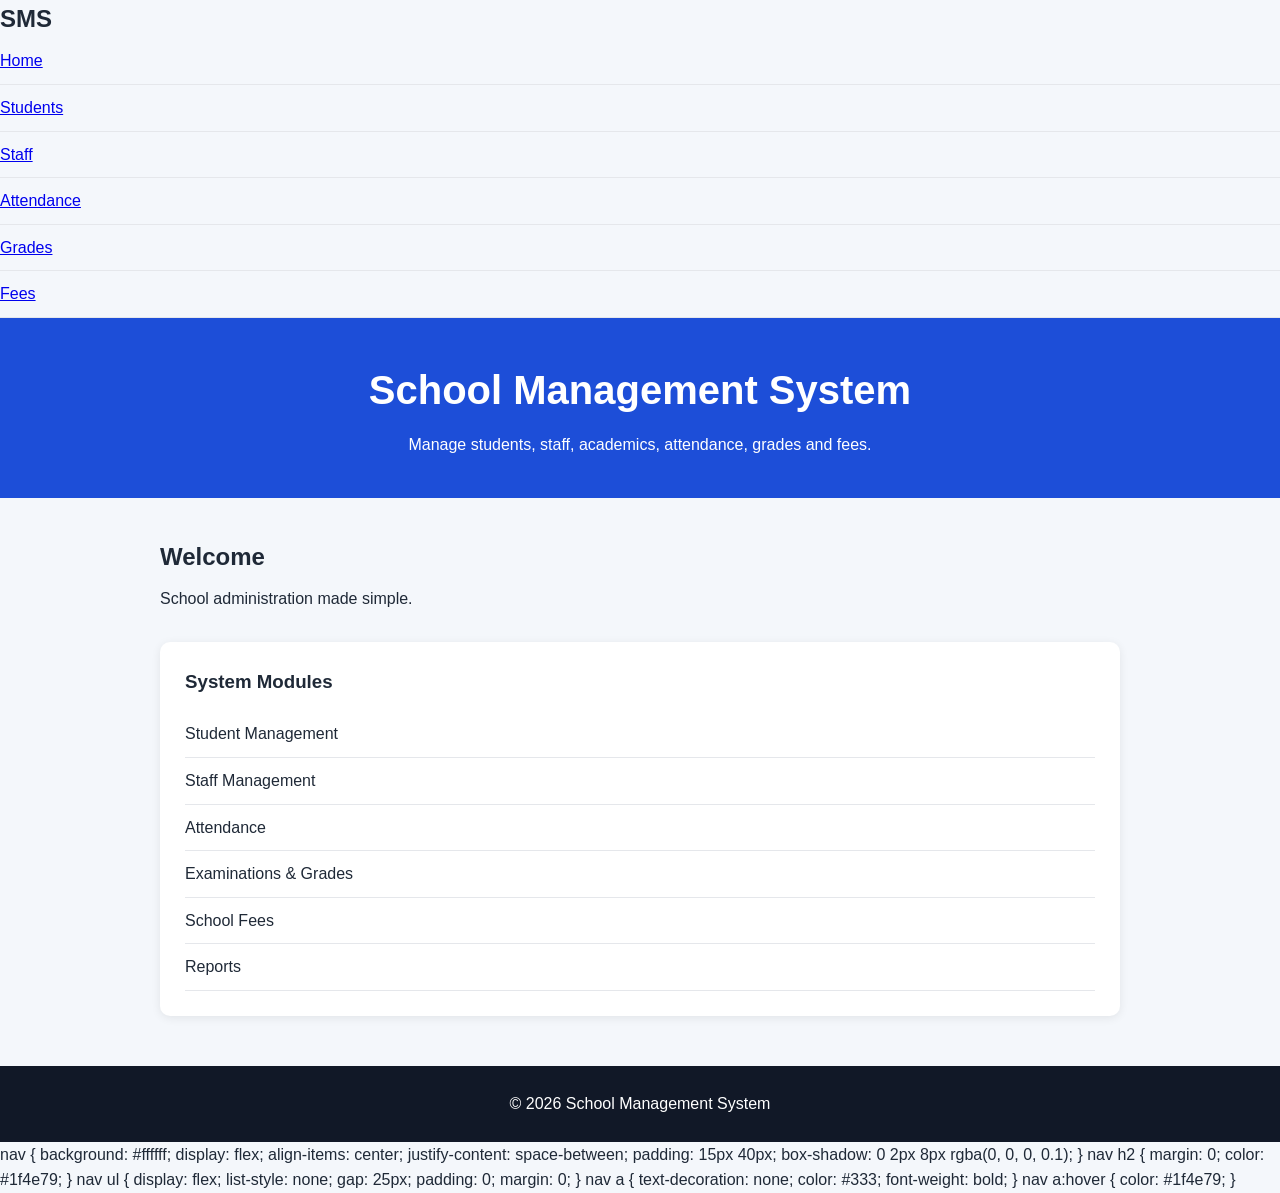
<file: frontend/index.html>
<!DOCTYPE html>
<html lang="en">
<head>
    <meta charset="UTF-8">
    <meta name="viewport" content="width=device-width, initial-scale=1.0">
    <title>School Management System</title>
    <link rel="stylesheet" href="style.css">
</head>
<body>
    <nav>
    <h2>SMS</h2>

    <ul>
        <li><a href="index.html">Home</a></li>
        <li><a href="#">Students</a></li>
        <li><a href="#">Staff</a></li>
        <li><a href="#">Attendance</a></li>
        <li><a href="#">Grades</a></li>
        <li><a href="#">Fees</a></li>
    </ul>
</nav>

    <header>
        <h1>School Management System</h1>
        <p>Manage students, staff, academics, attendance, grades and fees.</p>
    </header>

    <main>
        <h2>Welcome</h2>
        <p>School administration made simple.</p>

        <section>
            <h3>System Modules</h3>
            <ul>
                <li>Student Management</li>
                <li>Staff Management</li>
                <li>Attendance</li>
                <li>Examinations & Grades</li>
                <li>School Fees</li>
                <li>Reports</li>
            </ul>
        </section>
    </main>

    <footer>
        <p>&copy; 2026 School Management System</p>
    </footer>

</body>
</html>
nav {
    background: #ffffff;
    display: flex;
    align-items: center;
    justify-content: space-between;
    padding: 15px 40px;
    box-shadow: 0 2px 8px rgba(0, 0, 0, 0.1);
}

nav h2 {
    margin: 0;
    color: #1f4e79;
}

nav ul {
    display: flex;
    list-style: none;
    gap: 25px;
    padding: 0;
    margin: 0;
}

nav a {
    text-decoration: none;
    color: #333;
    font-weight: bold;
}

nav a:hover {
    color: #1f4e79;
}
</file>
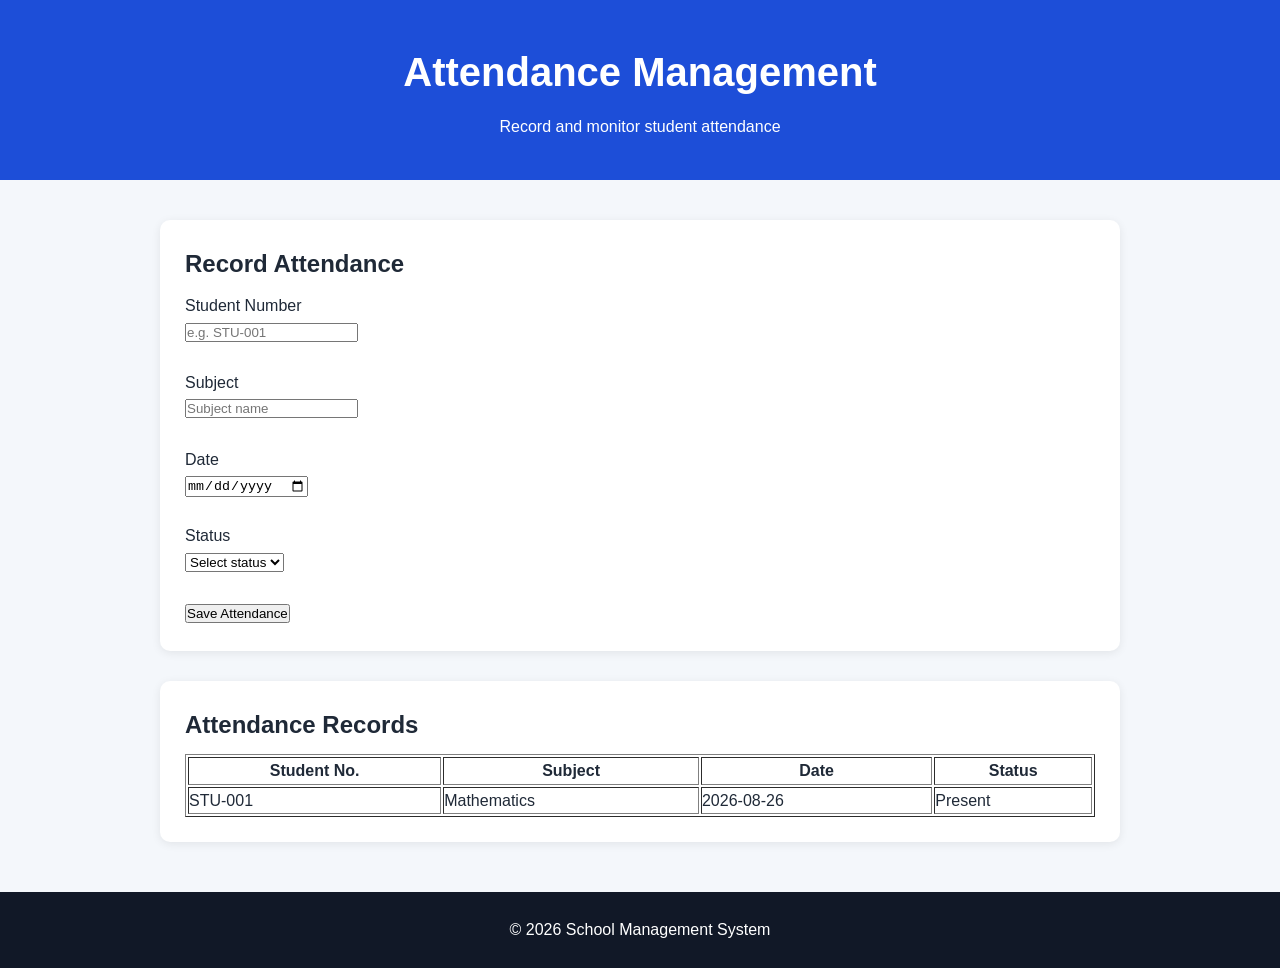
<file: frontend/attendance-management.html>
<!DOCTYPE html>
<html lang="en">
<head>
    <meta charset="UTF-8">
    <meta name="viewport" content="width=device-width, initial-scale=1.0">
    <title>Attendance | School Management System</title>
    <link rel="stylesheet" href="style.css">
</head>

<body>

<header>
    <h1>Attendance Management</h1>
    <p>Record and monitor student attendance</p>
</header>

<main>

    <section>
        <h2>Record Attendance</h2>

        <form>
            <label>Student Number</label><br>
            <input type="text" placeholder="e.g. STU-001" required>
            <br><br>

            <label>Subject</label><br>
            <input type="text" placeholder="Subject name" required>
            <br><br>

            <label>Date</label><br>
            <input type="date" required>
            <br><br>

            <label>Status</label><br>
            <select required>
                <option value="">Select status</option>
                <option>Present</option>
                <option>Absent</option>
                <option>Late</option>
                <option>Excused</option>
            </select>
            <br><br>

            <button type="submit">Save Attendance</button>
        </form>
    </section>

    <section>
        <h2>Attendance Records</h2>

        <table border="1" width="100%">
            <thead>
                <tr>
                    <th>Student No.</th>
                    <th>Subject</th>
                    <th>Date</th>
                    <th>Status</th>
                </tr>
            </thead>

            <tbody>
                <tr>
                    <td>STU-001</td>
                    <td>Mathematics</td>
                    <td>2026-08-26</td>
                    <td>Present</td>
                </tr>
            </tbody>
        </table>
    </section>

</main>

<footer>
    <p>&copy; 2026 School Management System</p>
</footer>

</body>
</html>
</file>
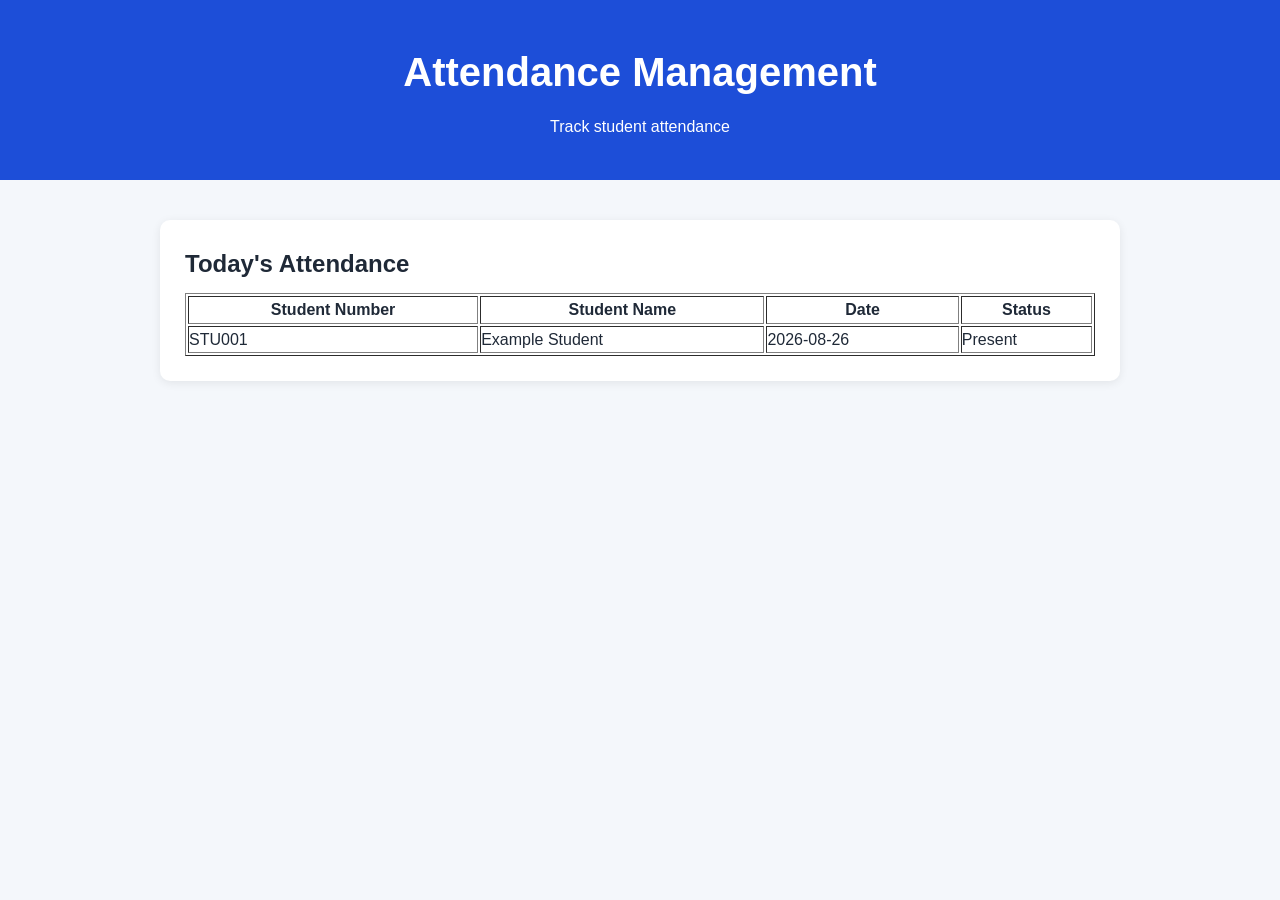
<file: frontend/attendance.html>
<!DOCTYPE html>
<html lang="en">
<head>
    <meta charset="UTF-8">
    <meta name="viewport" content="width=device-width, initial-scale=1.0">
    <title>Attendance</title>
    <link rel="stylesheet" href="style.css">
</head>
<body>

<header>
    <h1>Attendance Management</h1>
    <p>Track student attendance</p>
</header>

<main>
    <section>
        <h2>Today's Attendance</h2>

        <table border="1" width="100%" cellpadding="10">
            <thead>
                <tr>
                    <th>Student Number</th>
                    <th>Student Name</th>
                    <th>Date</th>
                    <th>Status</th>
                </tr>
            </thead>

            <tbody>
                <tr>
                    <td>STU001</td>
                    <td>Example Student</td>
                    <td>2026-08-26</td>
                    <td>Present</td>
                </tr>
            </tbody>
        </table>
    </section>
</main>

</body>
</html>
</file>
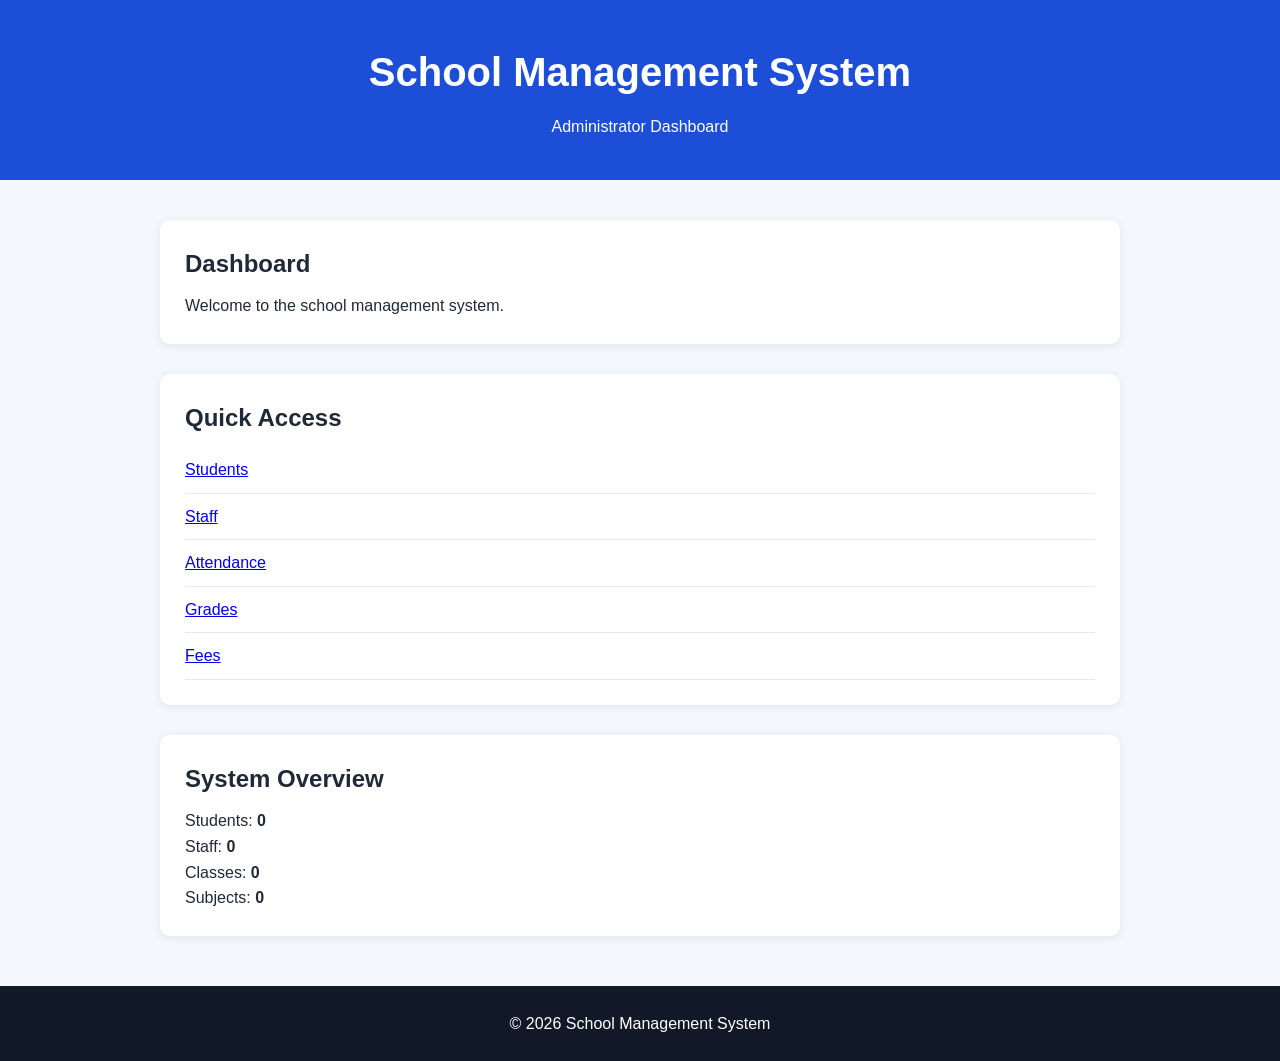
<file: frontend/dashboard.html>
<!DOCTYPE html>
<html lang="en">
<head>
    <meta charset="UTF-8">
    <meta name="viewport" content="width=device-width, initial-scale=1.0">
    <title>Dashboard | School Management System</title>
    <link rel="stylesheet" href="style.css">
</head>

<body>

    <header>
        <h1>School Management System</h1>
        <p>Administrator Dashboard</p>
    </header>

    <main>
        <section>
            <h2>Dashboard</h2>
            <p>Welcome to the school management system.</p>
        </section>

        <section>
            <h2>Quick Access</h2>

            <ul>
                <li><a href="student.html">Students</a></li>
                <li><a href="staff.html">Staff</a></li>
                <li><a href="attendance.html">Attendance</a></li>
                <li><a href="grades.html">Grades</a></li>
                <li><a href="fees.html">Fees</a></li>
            </ul>
        </section>

        <section>
            <h2>System Overview</h2>

            <p>Students: <strong>0</strong></p>
            <p>Staff: <strong>0</strong></p>
            <p>Classes: <strong>0</strong></p>
            <p>Subjects: <strong>0</strong></p>
        </section>
    </main>

    <footer>
        <p>&copy; 2026 School Management System</p>
    </footer>

</body>
</html>
</file>
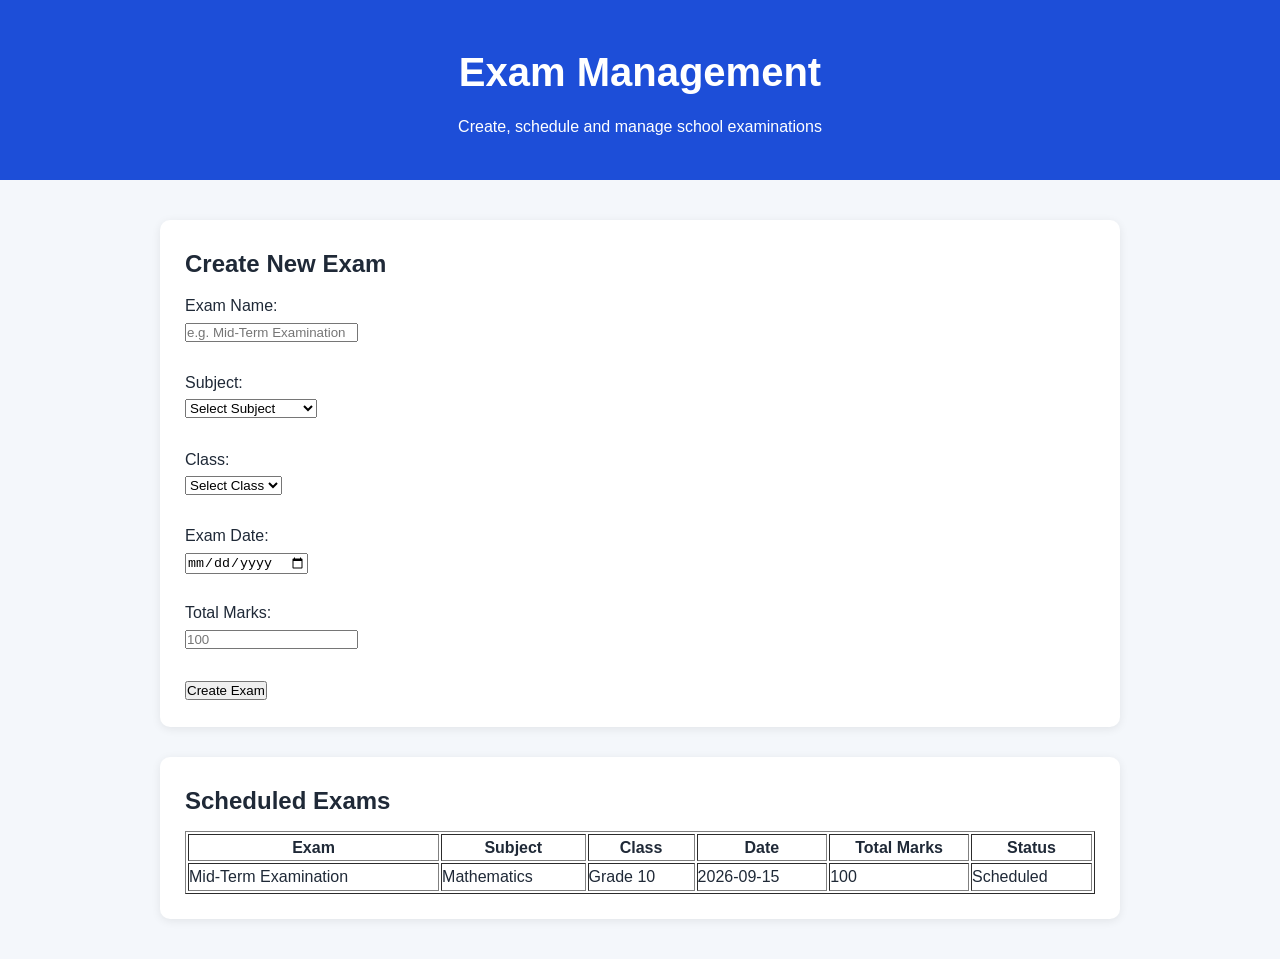
<file: frontend/exams.html>
<!DOCTYPE html>
<html lang="en">
<head>
    <meta charset="UTF-8">
    <meta name="viewport" content="width=device-width, initial-scale=1.0">
    <title>Exam Management</title>
    <link rel="stylesheet" href="style.css">
</head>

<body>

<header>
    <h1>Exam Management</h1>
    <p>Create, schedule and manage school examinations</p>
</header>

<main>

    <section>
        <h2>Create New Exam</h2>

        <form>
            <label for="examName">Exam Name:</label><br>
            <input type="text" id="examName" placeholder="e.g. Mid-Term Examination" required>
            <br><br>

            <label for="subject">Subject:</label><br>
            <select id="subject" required>
                <option value="">Select Subject</option>
                <option>Mathematics</option>
                <option>English</option>
                <option>Computer Science</option>
                <option>Physics</option>
                <option>Biology</option>
            </select>
            <br><br>

            <label for="class">Class:</label><br>
            <select id="class" required>
                <option value="">Select Class</option>
                <option>Grade 10</option>
                <option>Grade 11</option>
                <option>Grade 12</option>
            </select>
            <br><br>

            <label for="examDate">Exam Date:</label><br>
            <input type="date" id="examDate" required>
            <br><br>

            <label for="totalMarks">Total Marks:</label><br>
            <input type="number" id="totalMarks" placeholder="100" min="1" required>
            <br><br>

            <button type="submit">Create Exam</button>
        </form>
    </section>

    <section>
        <h2>Scheduled Exams</h2>

        <table border="1" width="100%">
            <thead>
                <tr>
                    <th>Exam</th>
                    <th>Subject</th>
                    <th>Class</th>
                    <th>Date</th>
                    <th>Total Marks</th>
                    <th>Status</th>
                </tr>
            </thead>

            <tbody>
                <tr>
                    <td>Mid-Term Examination</td>
                    <td>Mathematics</td>
                    <td>Grade 10</td>
                    <td>2026-09-15</td>
                    <td>100</td>
                    <td>Scheduled</td>
                </tr>
</file>
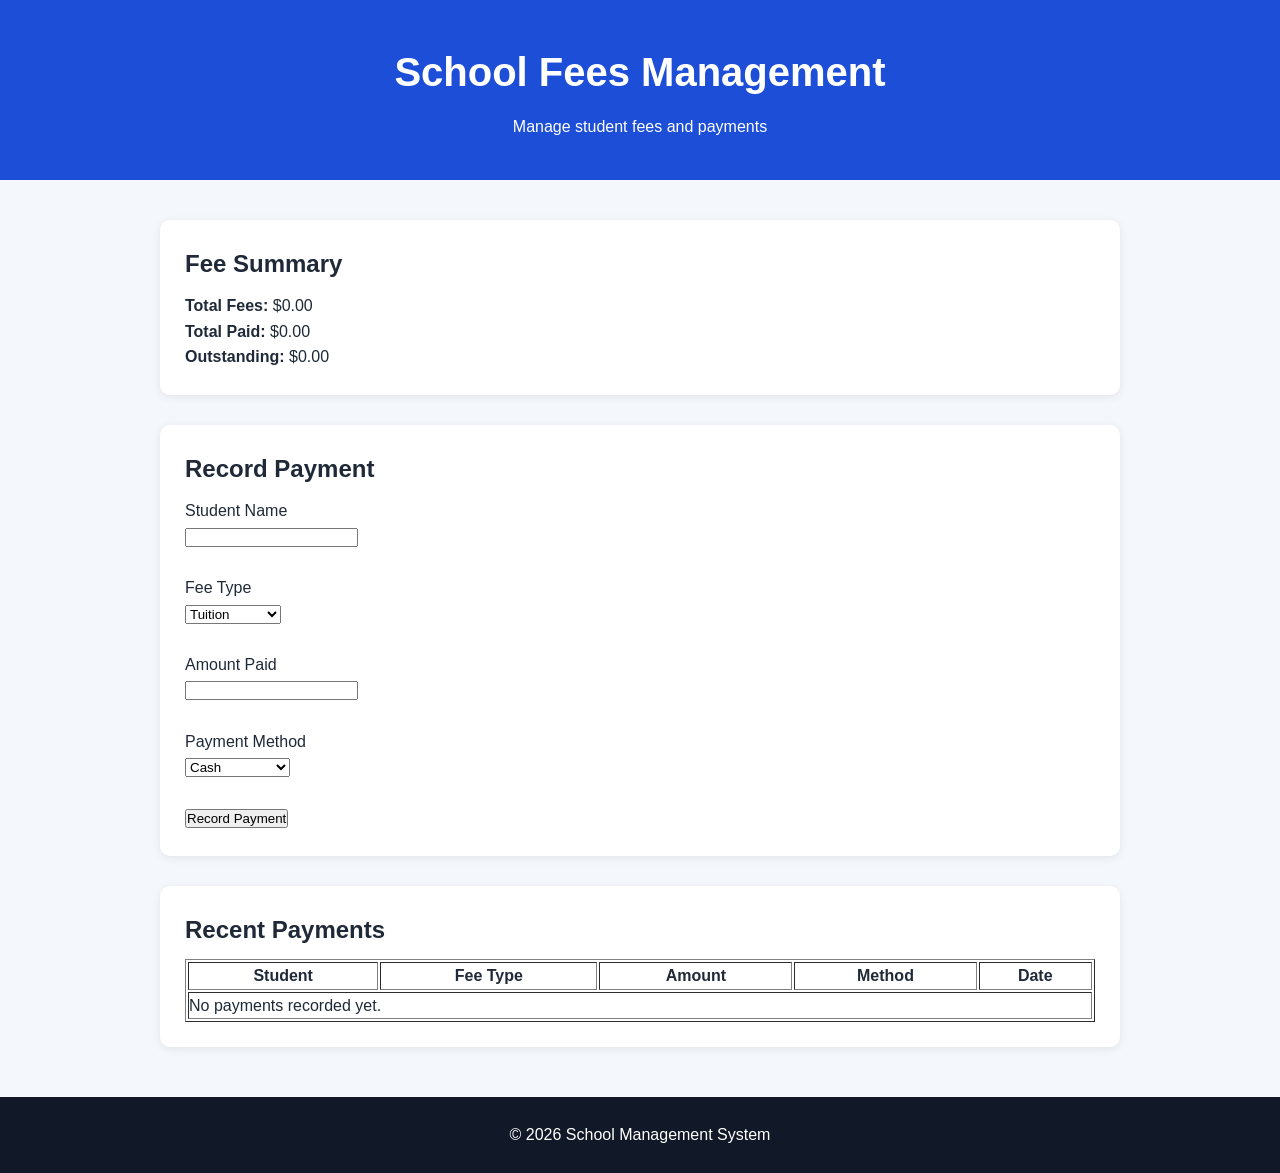
<file: frontend/fees.html>
<!DOCTYPE html>
<html lang="en">
<head>
    <meta charset="UTF-8">
    <meta name="viewport" content="width=device-width, initial-scale=1.0">
    <title>School Fees</title>
    <link rel="stylesheet" href="style.css">
</head>
<body>

<header>
    <h1>School Fees Management</h1>
    <p>Manage student fees and payments</p>
</header>

<main>
    <section>
        <h2>Fee Summary</h2>

        <p><strong>Total Fees:</strong> $0.00</p>
        <p><strong>Total Paid:</strong> $0.00</p>
        <p><strong>Outstanding:</strong> $0.00</p>
    </section>

    <section>
        <h2>Record Payment</h2>

        <form>
            <label for="student">Student Name</label><br>
            <input type="text" id="student" name="student" required><br><br>

            <label for="fee">Fee Type</label><br>
            <select id="fee" name="fee">
                <option>Tuition</option>
                <option>Registration</option>
                <option>Examination</option>
                <option>Other</option>
            </select><br><br>

            <label for="amount">Amount Paid</label><br>
            <input type="number" id="amount" name="amount" min="0" step="0.01" required><br><br>

            <label for="method">Payment Method</label><br>
            <select id="method" name="method">
                <option>Cash</option>
                <option>Bank</option>
                <option>Mobile Money</option>
                <option>Card</option>
            </select><br><br>

            <button type="submit">Record Payment</button>
        </form>
    </section>

    <section>
        <h2>Recent Payments</h2>

        <table border="1" width="100%">
            <thead>
                <tr>
                    <th>Student</th>
                    <th>Fee Type</th>
                    <th>Amount</th>
                    <th>Method</th>
                    <th>Date</th>
                </tr>
            </thead>

            <tbody>
                <tr>
                    <td colspan="5">No payments recorded yet.</td>
                </tr>
            </tbody>
        </table>
    </section>
</main>

<footer>
    <p>&copy; 2026 School Management System</p>
</footer>

</body>
</html>
</file>
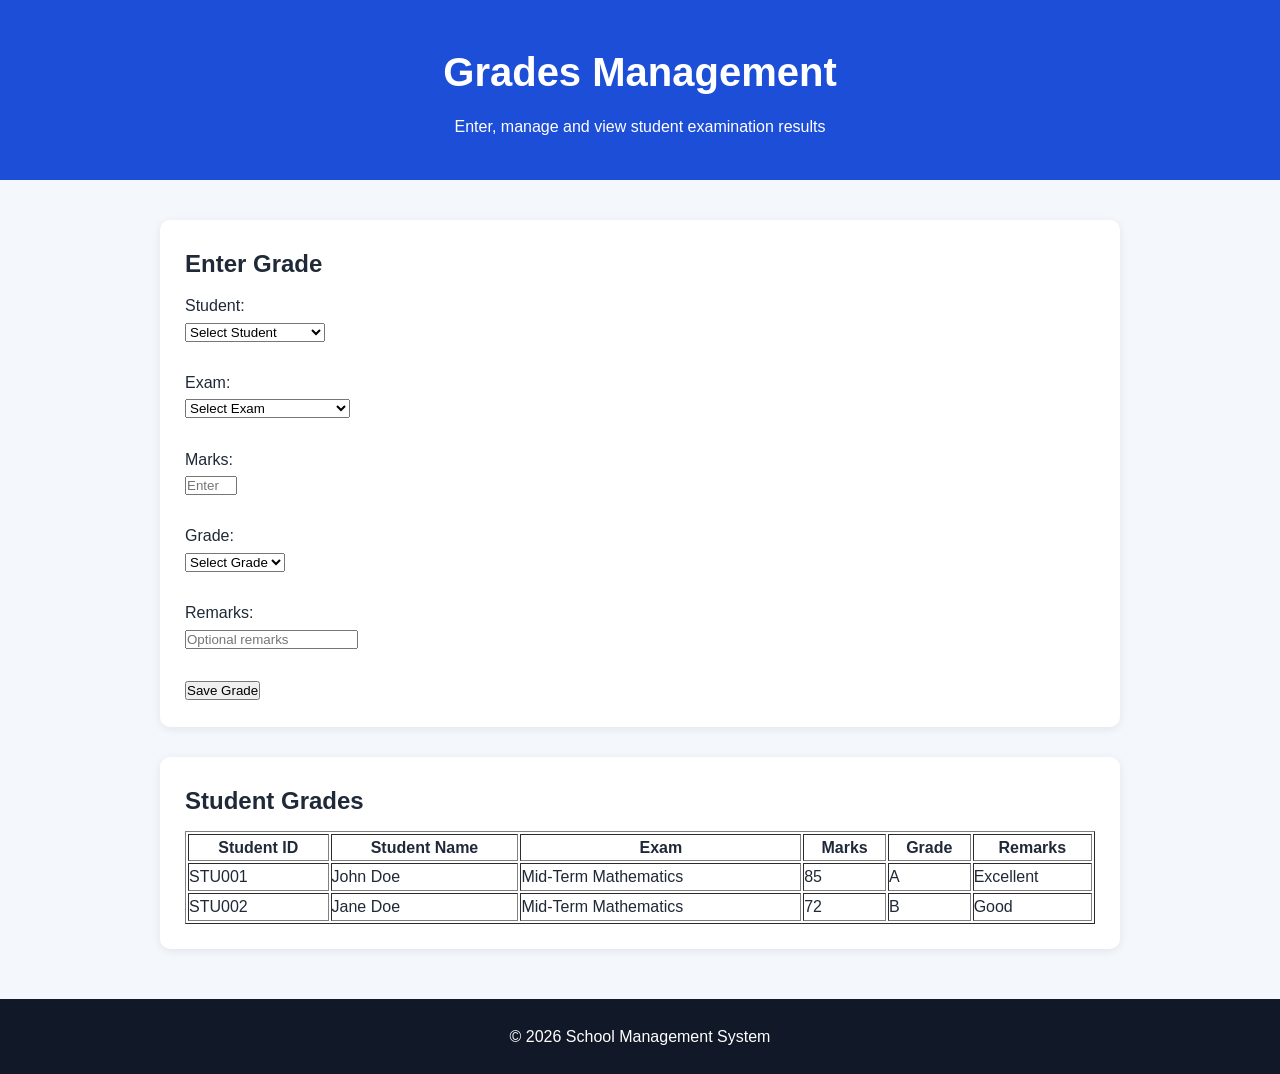
<file: frontend/grades.html>
<!DOCTYPE html>
<html lang="en">
<head>
    <meta charset="UTF-8">
    <meta name="viewport" content="width=device-width, initial-scale=1.0">
    <title>Grades Management</title>
    <link rel="stylesheet" href="style.css">
</head>

<body>

<header>
    <h1>Grades Management</h1>
    <p>Enter, manage and view student examination results</p>
</header>

<main>

    <section>
        <h2>Enter Grade</h2>

        <form>
            <label for="student">Student:</label><br>
            <select id="student" required>
                <option value="">Select Student</option>
                <option>STU001 - John Doe</option>
                <option>STU002 - Jane Doe</option>
            </select>
            <br><br>

            <label for="exam">Exam:</label><br>
            <select id="exam" required>
                <option value="">Select Exam</option>
                <option>Mid-Term Mathematics</option>
                <option>Final Computer Science</option>
            </select>
            <br><br>

            <label for="marks">Marks:</label><br>
            <input type="number" id="marks" min="0" max="100" placeholder="Enter marks" required>
            <br><br>

            <label for="grade">Grade:</label><br>
            <select id="grade" required>
                <option value="">Select Grade</option>
                <option>A</option>
                <option>B</option>
                <option>C</option>
                <option>D</option>
                <option>F</option>
            </select>
            <br><br>

            <label for="remarks">Remarks:</label><br>
            <input type="text" id="remarks" placeholder="Optional remarks">
            <br><br>

            <button type="submit">Save Grade</button>
        </form>
    </section>

    <section>
        <h2>Student Grades</h2>

        <table border="1" width="100%">
            <thead>
                <tr>
                    <th>Student ID</th>
                    <th>Student Name</th>
                    <th>Exam</th>
                    <th>Marks</th>
                    <th>Grade</th>
                    <th>Remarks</th>
                </tr>
            </thead>

            <tbody>
                <tr>
                    <td>STU001</td>
                    <td>John Doe</td>
                    <td>Mid-Term Mathematics</td>
                    <td>85</td>
                    <td>A</td>
                    <td>Excellent</td>
                </tr>

                <tr>
                    <td>STU002</td>
                    <td>Jane Doe</td>
                    <td>Mid-Term Mathematics</td>
                    <td>72</td>
                    <td>B</td>
                    <td>Good</td>
                </tr>
            </tbody>
        </table>
    </section>

</main>

<footer>
    <p>&copy; 2026 School Management System</p>
</footer>

</body>
</html>
</file>
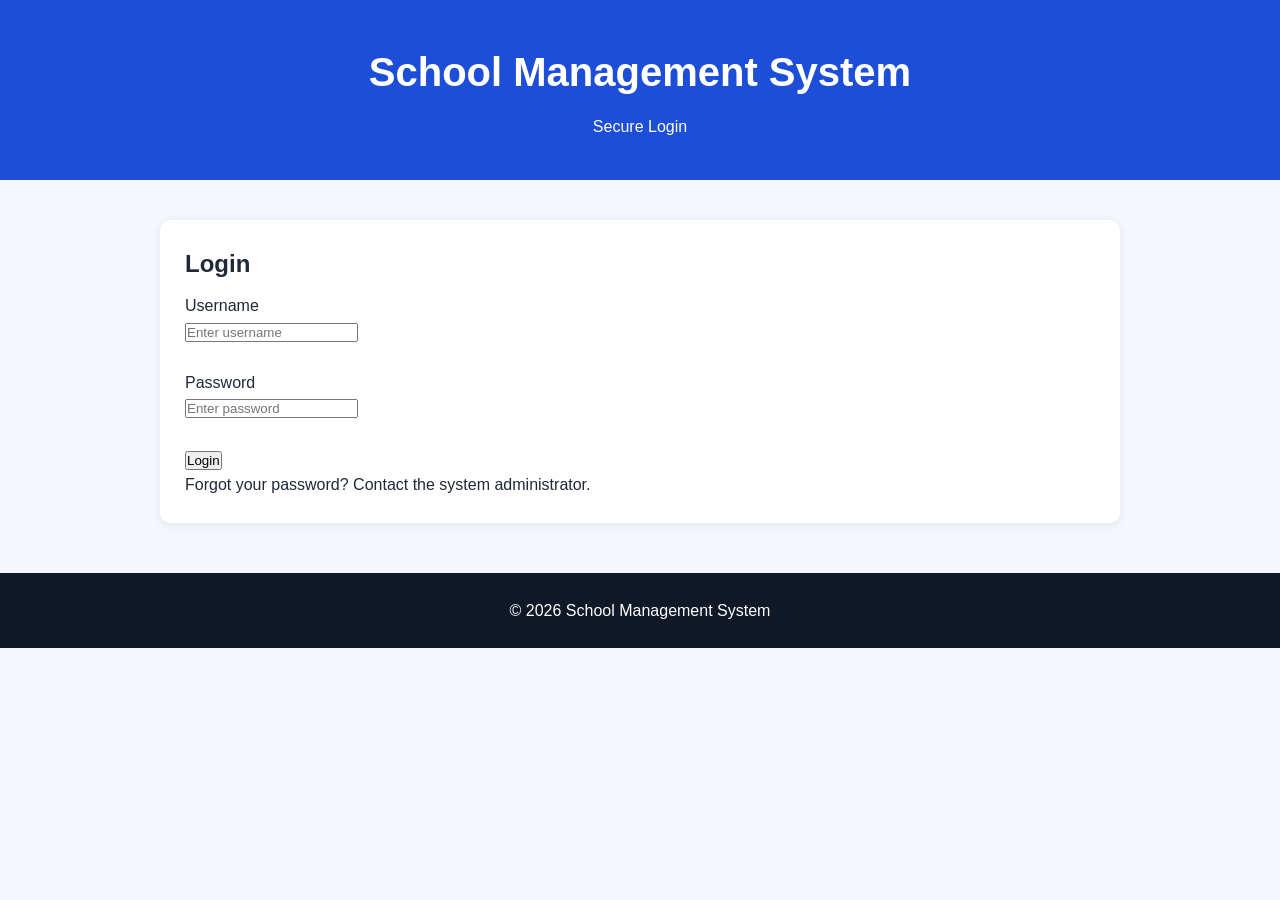
<file: frontend/login.html>
<!DOCTYPE html>
<html lang="en">
<head>
    <meta charset="UTF-8">
    <meta name="viewport" content="width=device-width, initial-scale=1.0">
    <title>Login - School Management System</title>
    <link rel="stylesheet" href="style.css">
</head>
<body>

<header>
    <h1>School Management System</h1>
    <p>Secure Login</p>
</header>

<main>
    <section>
        <h2>Login</h2>

        <form>
            <label for="username">Username</label><br>
            <input type="text" id="username" name="username"
                   placeholder="Enter username" required><br><br>

            <label for="password">Password</label><br>
            <input type="password" id="password" name="password"
                   placeholder="Enter password" required><br><br>

            <button type="submit">Login</button>
        </form>

        <p>Forgot your password? Contact the system administrator.</p>
    </section>
</main>

<footer>
    <p>&copy; 2026 School Management System</p>
</footer>

</body>
</html>
</file>
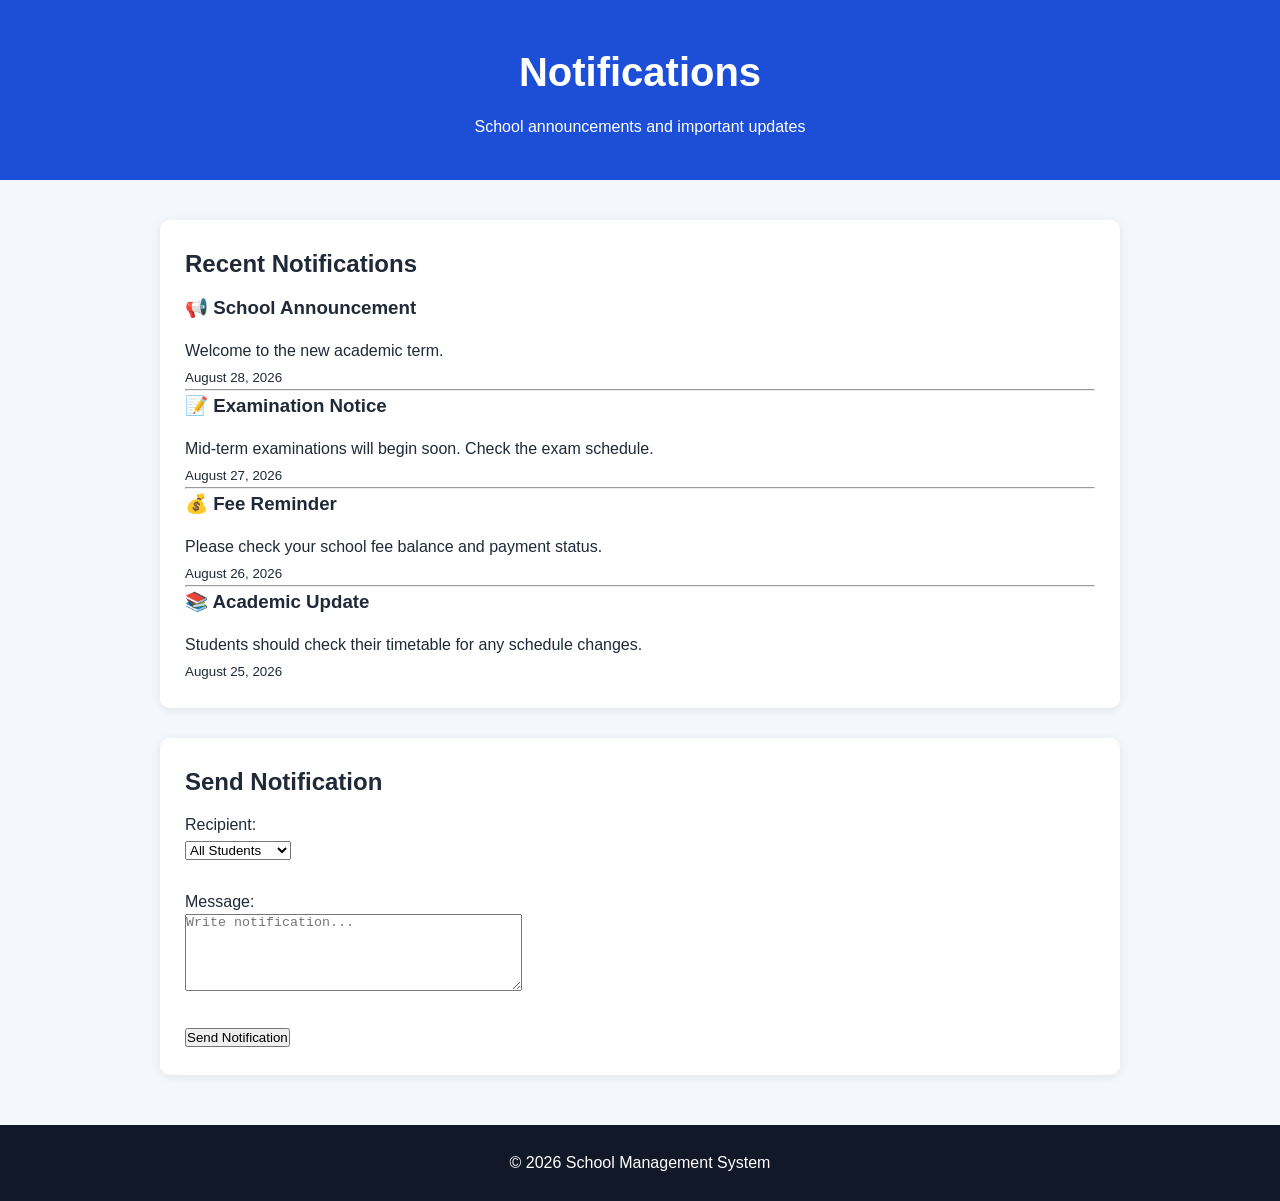
<file: frontend/notifications.html>
<!DOCTYPE html>
<html lang="en">
<head>
    <meta charset="UTF-8">
    <meta name="viewport" content="width=device-width, initial-scale=1.0">
    <title>Notifications</title>
    <link rel="stylesheet" href="style.css">
</head>

<body>

<header>
    <h1>Notifications</h1>
    <p>School announcements and important updates</p>
</header>

<main>

    <section>
        <h2>Recent Notifications</h2>

        <article>
            <h3>📢 School Announcement</h3>
            <p>Welcome to the new academic term.</p>
            <small>August 28, 2026</small>
        </article>

        <hr>

        <article>
            <h3>📝 Examination Notice</h3>
            <p>Mid-term examinations will begin soon. Check the exam schedule.</p>
            <small>August 27, 2026</small>
        </article>

        <hr>

        <article>
            <h3>💰 Fee Reminder</h3>
            <p>Please check your school fee balance and payment status.</p>
            <small>August 26, 2026</small>
        </article>

        <hr>

        <article>
            <h3>📚 Academic Update</h3>
            <p>Students should check their timetable for any schedule changes.</p>
            <small>August 25, 2026</small>
        </article>

    </section>

    <section>
        <h2>Send Notification</h2>

        <form>
            <label for="recipient">Recipient:</label><br>
            <select id="recipient">
                <option>All Students</option>
                <option>All Teachers</option>
                <option>All Staff</option>
                <option>Specific Class</option>
            </select>

            <br><br>

            <label for="message">Message:</label><br>
            <textarea id="message" rows="5" cols="40"
                placeholder="Write notification..."></textarea>

            <br><br>

            <button type="submit">Send Notification</button>
        </form>
    </section>

</main>

<footer>
    <p>&copy; 2026 School Management System</p>
</footer>

</body>
</html>
</file>
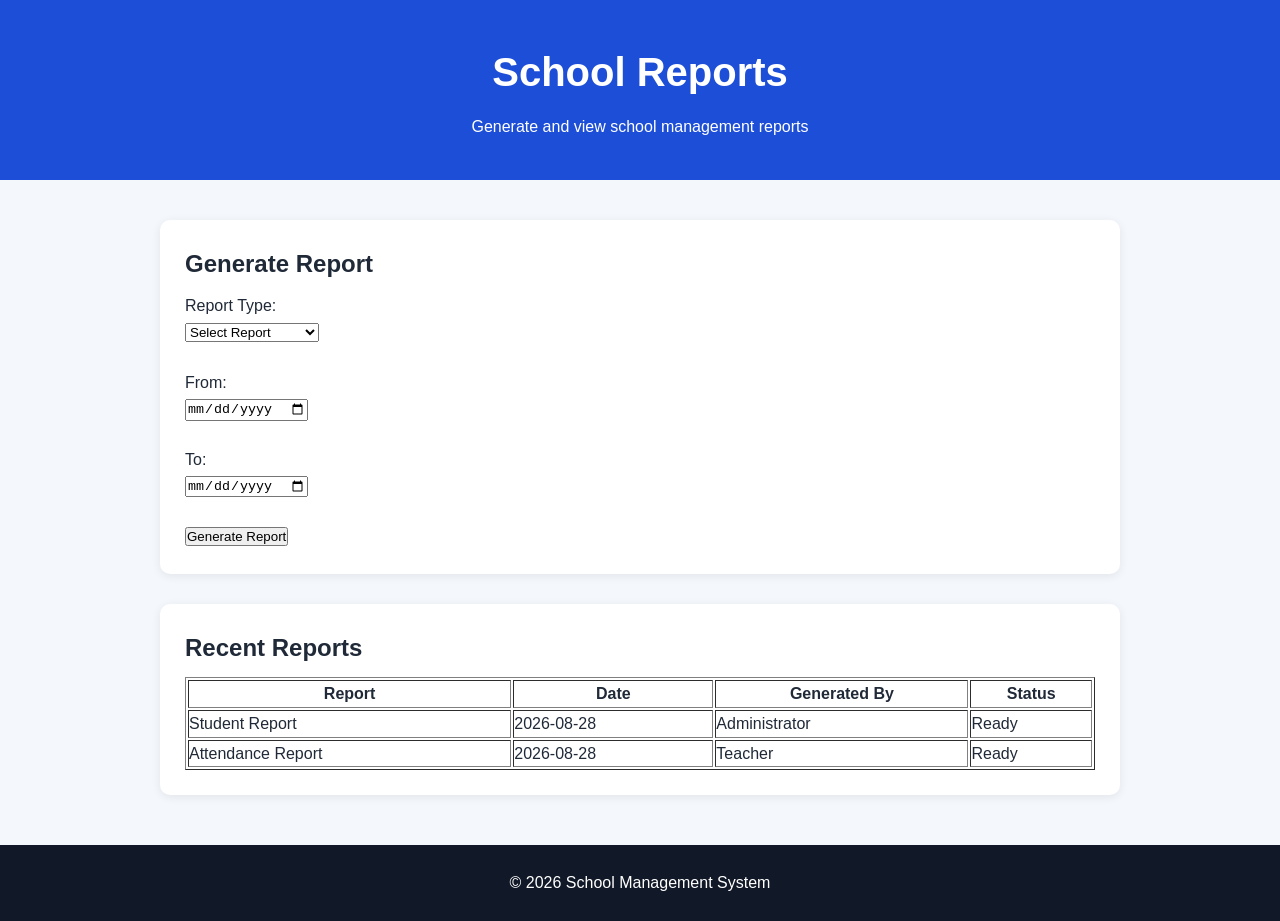
<file: frontend/reports.html>
<!DOCTYPE html>
<html lang="en">
<head>
    <meta charset="UTF-8">
    <meta name="viewport" content="width=device-width, initial-scale=1.0">
    <title>Reports</title>
    <link rel="stylesheet" href="style.css">
</head>

<body>

<header>
    <h1>School Reports</h1>
    <p>Generate and view school management reports</p>
</header>

<main>

    <section>
        <h2>Generate Report</h2>

        <form>
            <label for="reportType">Report Type:</label><br>
            <select id="reportType" required>
                <option value="">Select Report</option>
                <option>Student Report</option>
                <option>Attendance Report</option>
                <option>Grades Report</option>
                <option>Fees Report</option>
                <option>Staff Report</option>
            </select>

            <br><br>

            <label for="dateFrom">From:</label><br>
            <input type="date" id="dateFrom">

            <br><br>

            <label for="dateTo">To:</label><br>
            <input type="date" id="dateTo">

            <br><br>

            <button type="submit">Generate Report</button>
        </form>
    </section>

    <section>
        <h2>Recent Reports</h2>

        <table border="1" width="100%">
            <thead>
                <tr>
                    <th>Report</th>
                    <th>Date</th>
                    <th>Generated By</th>
                    <th>Status</th>
                </tr>
            </thead>

            <tbody>
                <tr>
                    <td>Student Report</td>
                    <td>2026-08-28</td>
                    <td>Administrator</td>
                    <td>Ready</td>
                </tr>

                <tr>
                    <td>Attendance Report</td>
                    <td>2026-08-28</td>
                    <td>Teacher</td>
                    <td>Ready</td>
                </tr>
            </tbody>
        </table>
    </section>

</main>

<footer>
    <p>&copy; 2026 School Management System</p>
</footer>

</body>
</html>
</file>
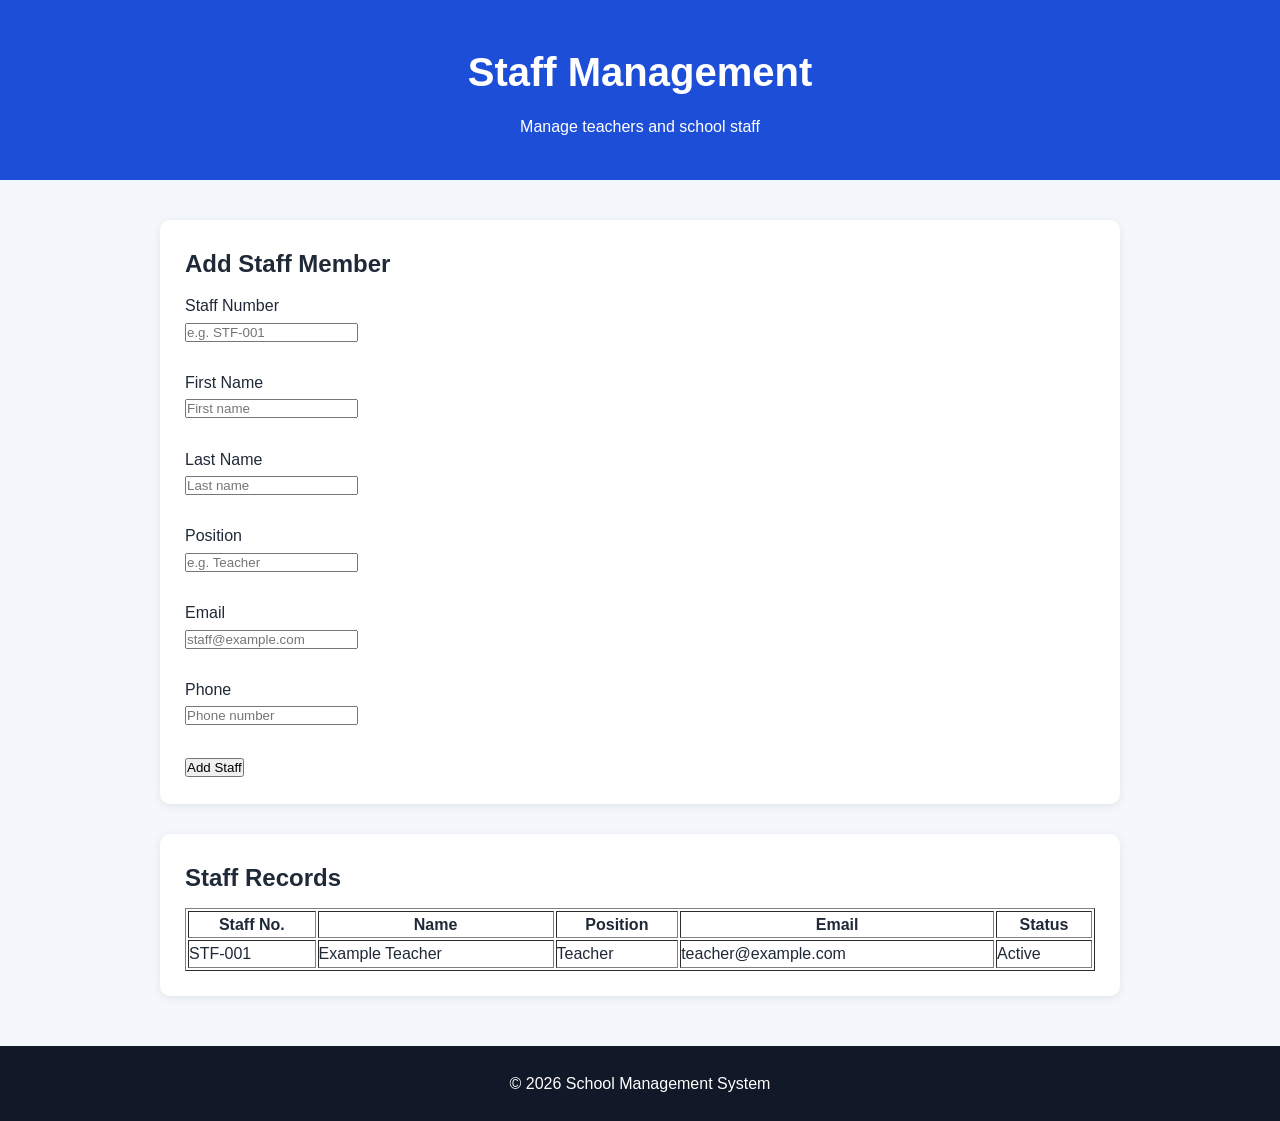
<file: frontend/staff-management.html>
<!DOCTYPE html>
<html lang="en">
<head>
    <meta charset="UTF-8">
    <meta name="viewport" content="width=device-width, initial-scale=1.0">
    <title>Staff | School Management System</title>
    <link rel="stylesheet" href="style.css">
</head>

<body>

<header>
    <h1>Staff Management</h1>
    <p>Manage teachers and school staff</p>
</header>

<main>

    <section>
        <h2>Add Staff Member</h2>

        <form>
            <label>Staff Number</label><br>
            <input type="text" placeholder="e.g. STF-001" required>
            <br><br>

            <label>First Name</label><br>
            <input type="text" placeholder="First name" required>
            <br><br>

            <label>Last Name</label><br>
            <input type="text" placeholder="Last name" required>
            <br><br>

            <label>Position</label><br>
            <input type="text" placeholder="e.g. Teacher">
            <br><br>

            <label>Email</label><br>
            <input type="email" placeholder="staff@example.com">
            <br><br>

            <label>Phone</label><br>
            <input type="tel" placeholder="Phone number">
            <br><br>

            <button type="submit">Add Staff</button>
        </form>
    </section>

    <section>
        <h2>Staff Records</h2>

        <table border="1" width="100%">
            <thead>
                <tr>
                    <th>Staff No.</th>
                    <th>Name</th>
                    <th>Position</th>
                    <th>Email</th>
                    <th>Status</th>
                </tr>
            </thead>

            <tbody>
                <tr>
                    <td>STF-001</td>
                    <td>Example Teacher</td>
                    <td>Teacher</td>
                    <td>teacher@example.com</td>
                    <td>Active</td>
                </tr>
            </tbody>
        </table>
    </section>

</main>

<footer>
    <p>&copy; 2026 School Management System</p>
</footer>

</body>
</html>
</file>
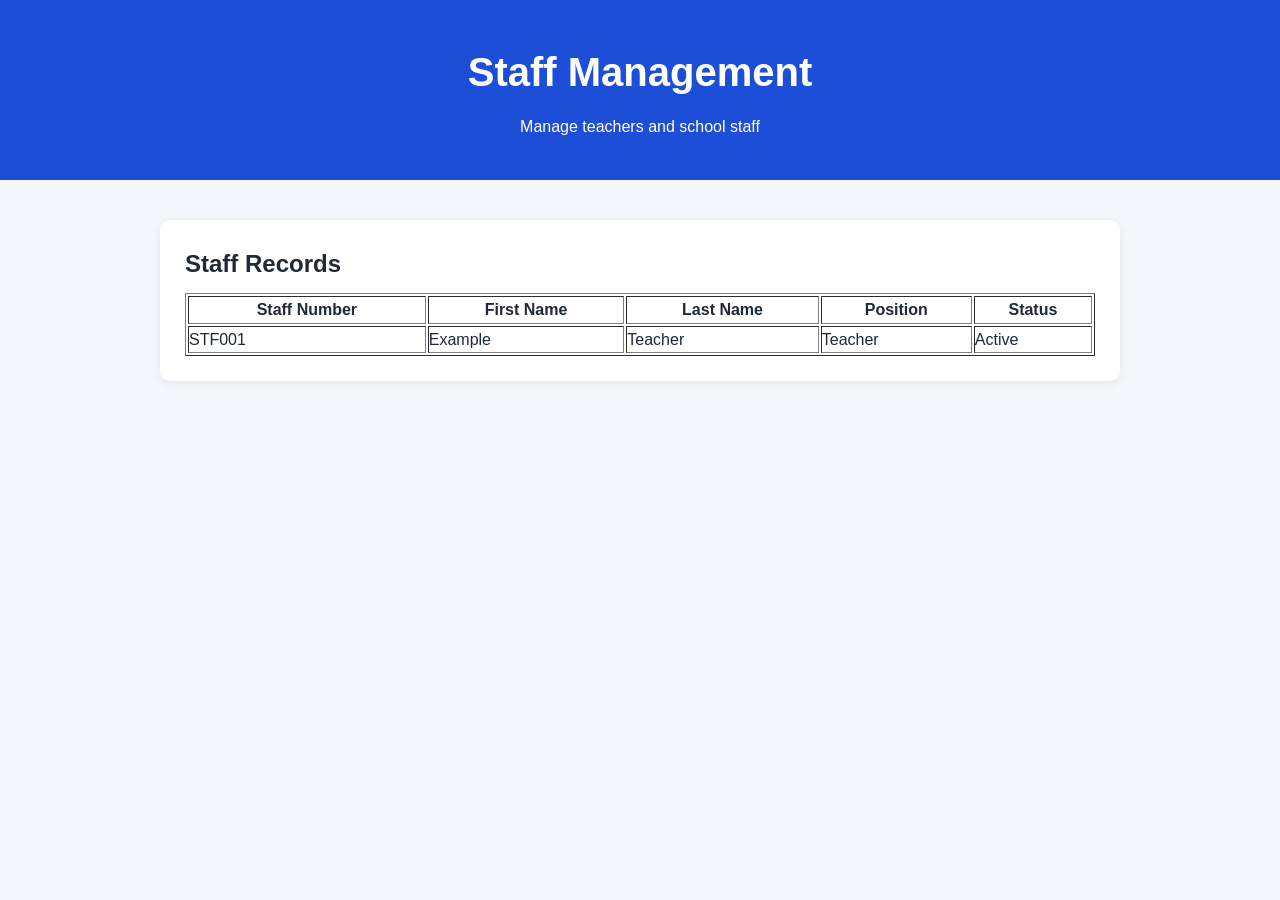
<file: frontend/staff.html>
<!DOCTYPE html>
<html lang="en">
<head>
    <meta charset="UTF-8">
    <meta name="viewport" content="width=device-width, initial-scale=1.0">
    <title>Staff Management</title>
    <link rel="stylesheet" href="style.css">
</head>
<body>

<header>
    <h1>Staff Management</h1>
    <p>Manage teachers and school staff</p>
</header>

<main>
    <section>
        <h2>Staff Records</h2>

        <table border="1" width="100%" cellpadding="10">
            <thead>
                <tr>
                    <th>Staff Number</th>
                    <th>First Name</th>
                    <th>Last Name</th>
                    <th>Position</th>
                    <th>Status</th>
                </tr>
            </thead>

            <tbody>
                <tr>
                    <td>STF001</td>
                    <td>Example</td>
                    <td>Teacher</td>
                    <td>Teacher</td>
                    <td>Active</td>
                </tr>
            </tbody>
        </table>
    </section>
</main>

</body>
</html>
</file>
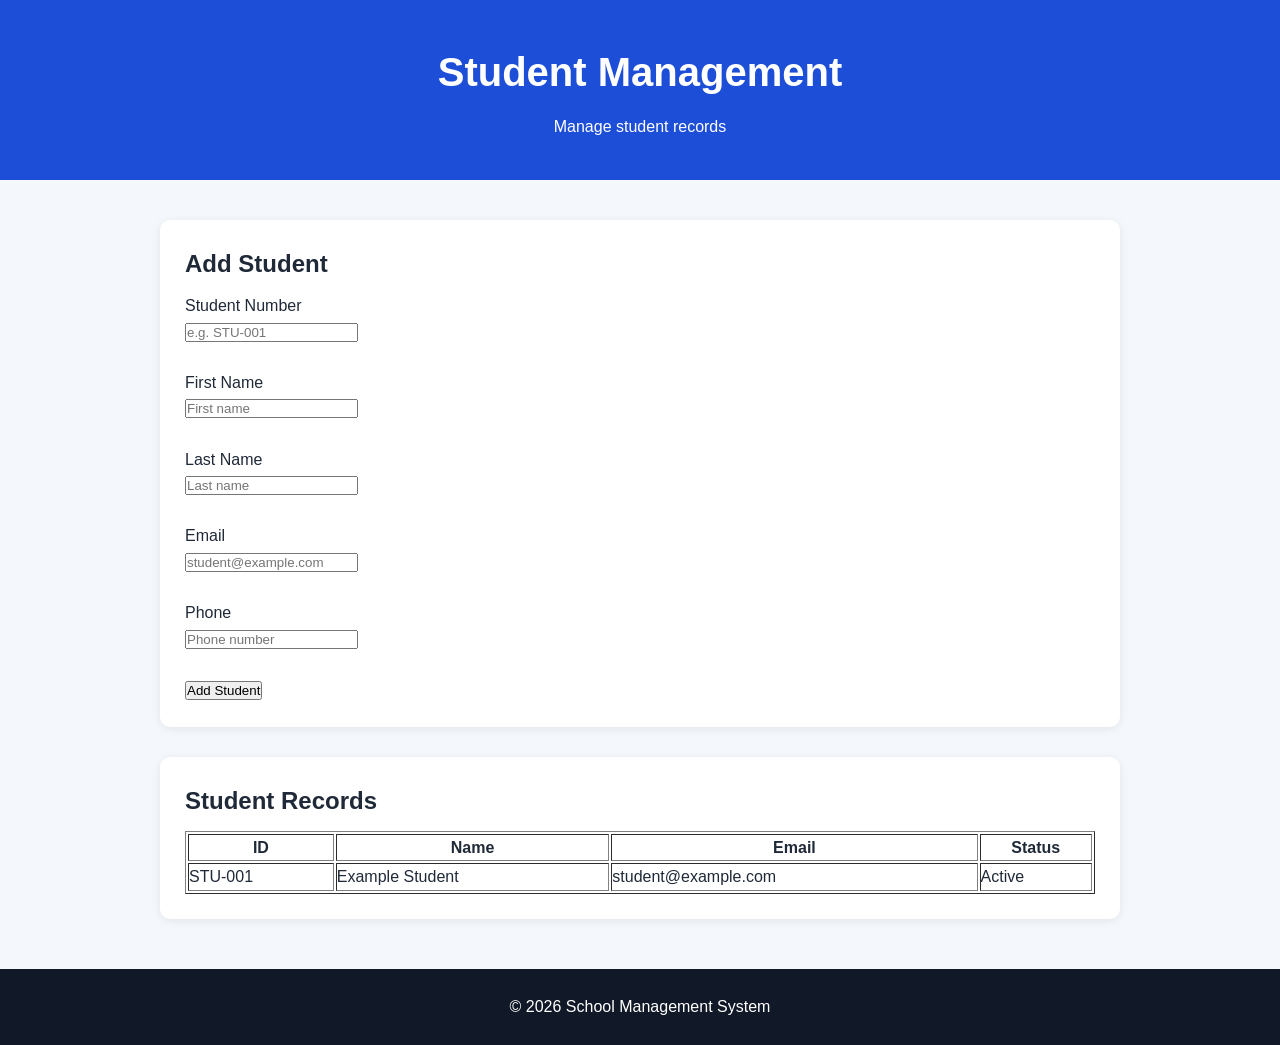
<file: frontend/student-management.html>
<!DOCTYPE html>
<html lang="en">
<head>
    <meta charset="UTF-8">
    <meta name="viewport" content="width=device-width, initial-scale=1.0">
    <title>Students | School Management System</title>
    <link rel="stylesheet" href="style.css">
</head>

<body>

<header>
    <h1>Student Management</h1>
    <p>Manage student records</p>
</header>

<main>

    <section>
        <h2>Add Student</h2>

        <form>
            <label>Student Number</label><br>
            <input type="text" placeholder="e.g. STU-001" required>
            <br><br>

            <label>First Name</label><br>
            <input type="text" placeholder="First name" required>
            <br><br>

            <label>Last Name</label><br>
            <input type="text" placeholder="Last name" required>
            <br><br>

            <label>Email</label><br>
            <input type="email" placeholder="student@example.com">
            <br><br>

            <label>Phone</label><br>
            <input type="tel" placeholder="Phone number">
            <br><br>

            <button type="submit">Add Student</button>
        </form>
    </section>

    <section>
        <h2>Student Records</h2>

        <table border="1" width="100%">
            <thead>
                <tr>
                    <th>ID</th>
                    <th>Name</th>
                    <th>Email</th>
                    <th>Status</th>
                </tr>
            </thead>

            <tbody>
                <tr>
                    <td>STU-001</td>
                    <td>Example Student</td>
                    <td>student@example.com</td>
                    <td>Active</td>
                </tr>
            </tbody>
        </table>
    </section>

</main>

<footer>
    <p>&copy; 2026 School Management System</p>
</footer>

</body>
</html>
</file>
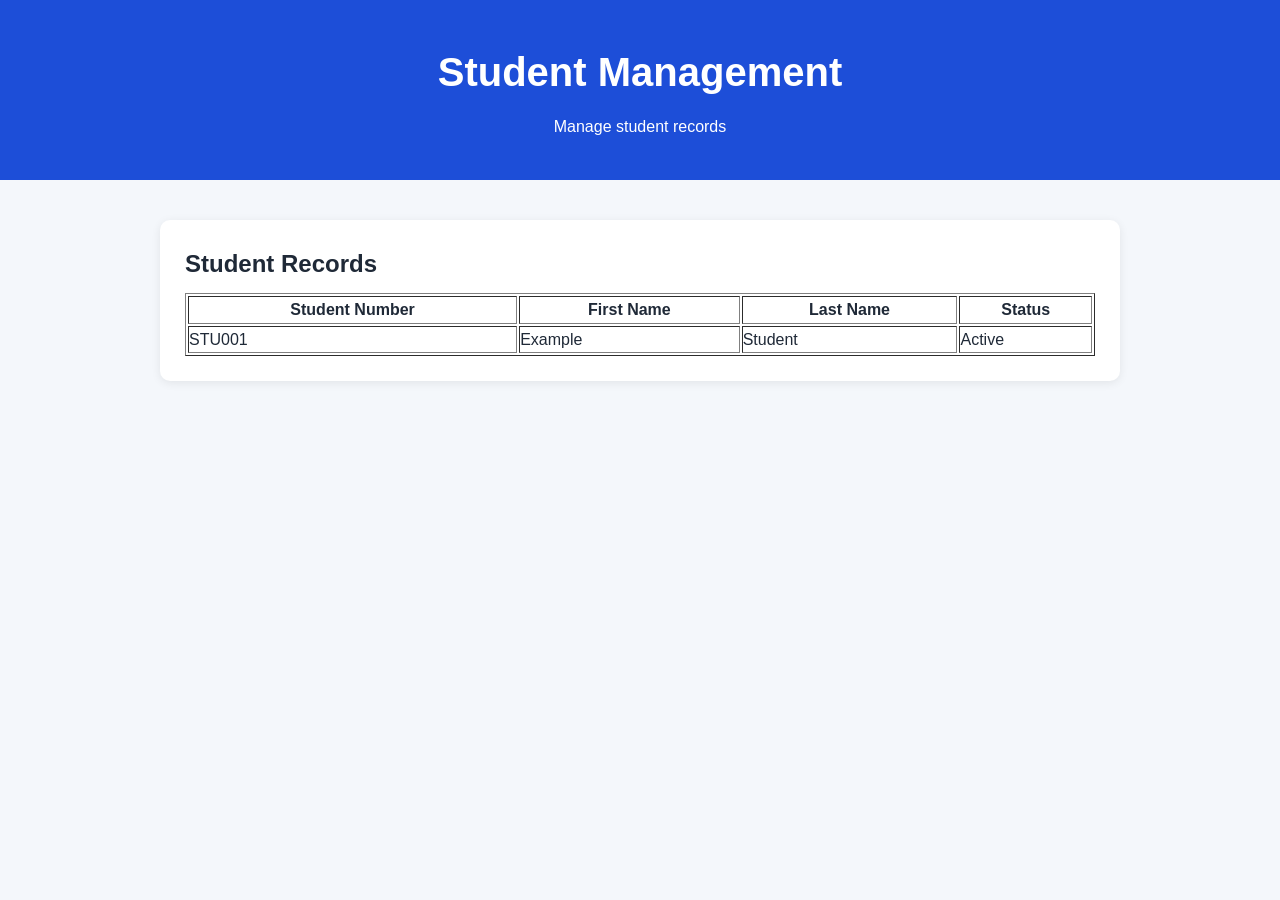
<file: frontend/student.html>
<!DOCTYPE html>
<html lang="en">
<head>
    <meta charset="UTF-8">
    <meta name="viewport" content="width=device-width, initial-scale=1.0">
    <title>Student Management</title>
    <link rel="stylesheet" href="style.css">
</head>
<body>

<header>
    <h1>Student Management</h1>
    <p>Manage student records</p>
</header>

<main>
    <section>
        <h2>Student Records</h2>

        <table border="1" width="100%" cellpadding="10">
            <thead>
                <tr>
                    <th>Student Number</th>
                    <th>First Name</th>
                    <th>Last Name</th>
                    <th>Status</th>
                </tr>
            </thead>

            <tbody>
                <tr>
                    <td>STU001</td>
                    <td>Example</td>
                    <td>Student</td>
                    <td>Active</td>
                </tr>
            </tbody>
        </table>
    </section>
</main>

</body>
</html>
</file>
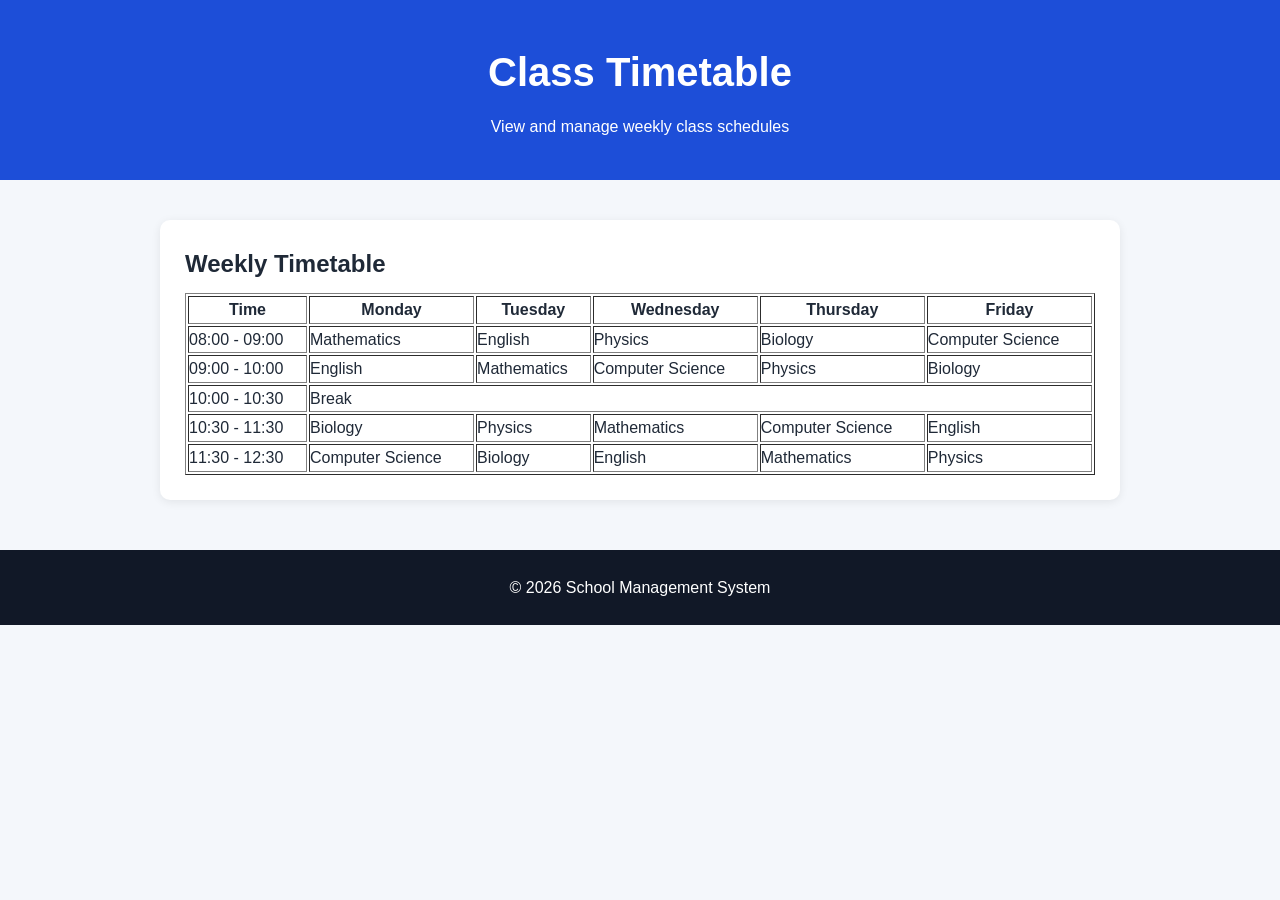
<file: frontend/timetable.html>
<!DOCTYPE html>
<html lang="en">
<head>
    <meta charset="UTF-8">
    <meta name="viewport" content="width=device-width, initial-scale=1.0">
    <title>Class Timetable</title>
    <link rel="stylesheet" href="style.css">
</head>

<body>

<header>
    <h1>Class Timetable</h1>
    <p>View and manage weekly class schedules</p>
</header>

<main>

    <section>
        <h2>Weekly Timetable</h2>

        <table border="1" width="100%">
            <thead>
                <tr>
                    <th>Time</th>
                    <th>Monday</th>
                    <th>Tuesday</th>
                    <th>Wednesday</th>
                    <th>Thursday</th>
                    <th>Friday</th>
                </tr>
            </thead>

            <tbody>
                <tr>
                    <td>08:00 - 09:00</td>
                    <td>Mathematics</td>
                    <td>English</td>
                    <td>Physics</td>
                    <td>Biology</td>
                    <td>Computer Science</td>
                </tr>

                <tr>
                    <td>09:00 - 10:00</td>
                    <td>English</td>
                    <td>Mathematics</td>
                    <td>Computer Science</td>
                    <td>Physics</td>
                    <td>Biology</td>
                </tr>

                <tr>
                    <td>10:00 - 10:30</td>
                    <td colspan="5">Break</td>
                </tr>

                <tr>
                    <td>10:30 - 11:30</td>
                    <td>Biology</td>
                    <td>Physics</td>
                    <td>Mathematics</td>
                    <td>Computer Science</td>
                    <td>English</td>
                </tr>

                <tr>
                    <td>11:30 - 12:30</td>
                    <td>Computer Science</td>
                    <td>Biology</td>
                    <td>English</td>
                    <td>Mathematics</td>
                    <td>Physics</td>
                </tr>
            </tbody>
        </table>
    </section>

</main>

<footer>
    <p>&copy; 2026 School Management System</p>
</footer>

</body>
</html>
</file>
<file: frontend/style.css>
* {
    margin: 0;
    padding: 0;
    box-sizing: border-box;
}

body {
    font-family: Arial, sans-serif;
    background: #f4f7fb;
    color: #1f2937;
    line-height: 1.6;
}

header {
    background: #1d4ed8;
    color: white;
    padding: 40px 20px;
    text-align: center;
}

header h1 {
    font-size: 2.5rem;
    margin-bottom: 10px;
}

main {
    max-width: 1000px;
    margin: 40px auto;
    padding: 0 20px;
}

main h2 {
    margin-bottom: 10px;
}

section {
    margin-top: 30px;
    background: white;
    padding: 25px;
    border-radius: 10px;
    box-shadow: 0 2px 10px rgba(0, 0, 0, 0.08);
}

section h3 {
    margin-bottom: 15px;
}

ul {
    list-style: none;
}

li {
    padding: 10px 0;
    border-bottom: 1px solid #e5e7eb;
}

footer {
    text-align: center;
    padding: 25px;
    margin-top: 50px;
    background: #111827;
    color: white;
}
</file>
